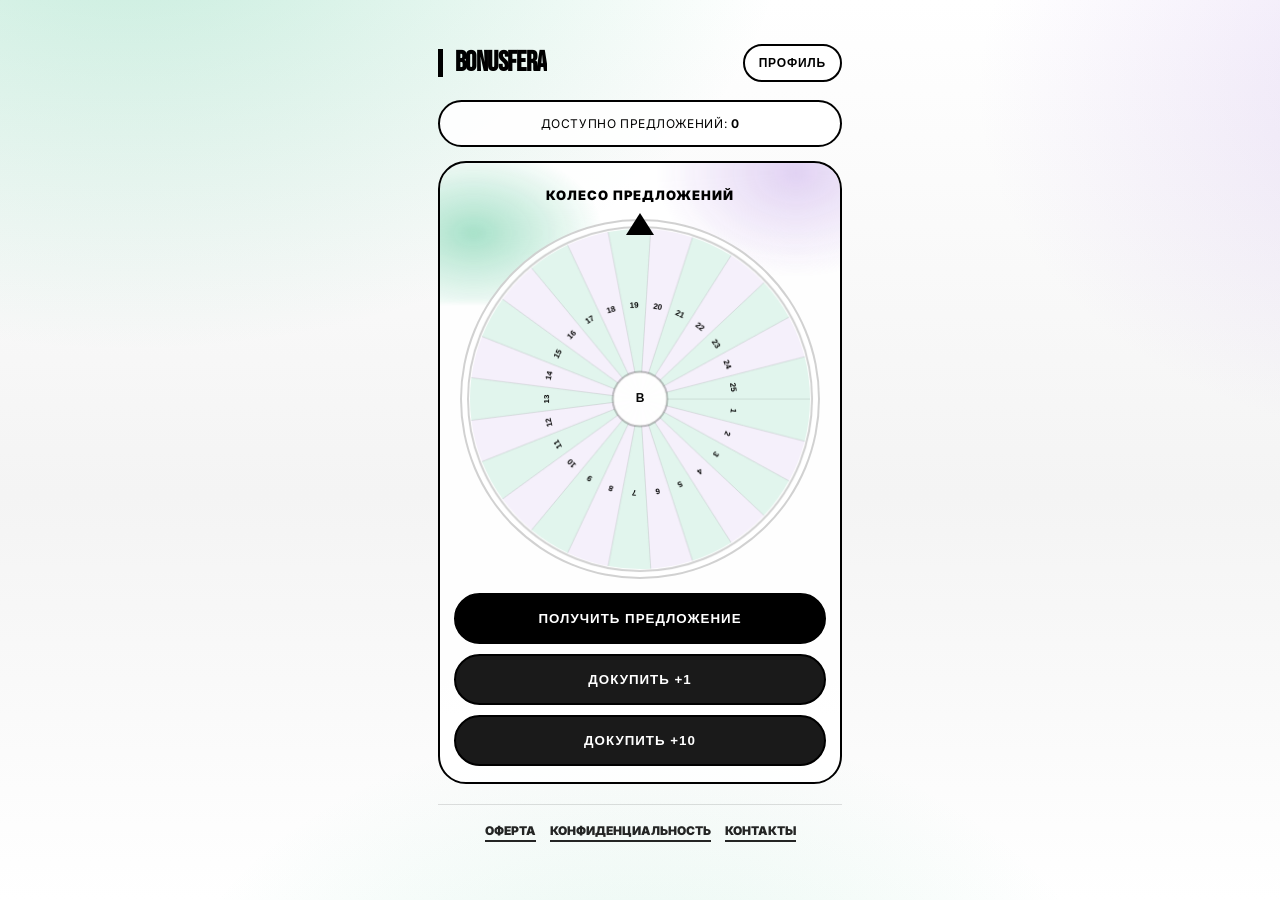
<file: index.html>
<!DOCTYPE html>
<html lang="ru">
<head>
  <meta charset="UTF-8" />
  <meta name="viewport" content="width=device-width, initial-scale=1.0, maximum-scale=1.0, user-scalable=no, viewport-fit=cover"/>
  <title>BonusFera CREO</title>

  <script src="https://telegram.org/js/telegram-web-app.js"></script>
  <link rel="stylesheet" href="style.css?v=2" />
</head>

<body>
  <main class="app">

    <!-- MAIN -->
    <section id="main-screen" class="screen">
      <header class="topbar">
        <div class="name-wrap">
          <h1 id="user-name" class="title">BONUSFERA</h1>
          <button id="admin-trigger" class="admin-hitbox" type="button" aria-label="Admin"></button>
        </div>

        <button id="to-profile" class="chip" type="button">Профиль</button>
      </header>

      <div id="spins-display" class="stat">ДОСТУПНО ПРЕДЛОЖЕНИЙ: <b>3</b></div>

      <!-- Wheel -->
      <div class="card wheel-card">
        <div class="wheel-head">
          <div class="wheel-title">Колесо предложений</div>  
        </div>

        <div class="wheel-wrap">
          <div class="wheel-pointer" aria-hidden="true"></div>
          <canvas id="wheel-canvas" width="640" height="640" aria-label="Колесо"></canvas>
        </div>

        <div id="btn-container" class="stack"></div>
      </div>

      <footer class="footer">
        <nav class="footer__links" aria-label="Документы">
          <a href="offer.html">Оферта</a>
          <a href="privacy.html">Конфиденциальность</a>
          <a href="requisites.html">Контакты</a>
        </nav>
      </footer>
    </section>

    <!-- PROFILE -->
    <section id="profile-screen" class="screen hidden">
      <header class="topbar">
        <button id="back-to-main" class="chip" type="button">Назад</button>
        <h1 class="title">История</h1>
      </header>

      <div id="history-list" class="history"></div>
    </section>

    <!-- MODAL: Offer -->
    <div id="prize-modal" class="modal hidden" role="dialog" aria-modal="true" aria-labelledby="modal-title">
      <div class="modal__content">
        <div class="modal__header">
          <span class="modal__spacer" aria-hidden="true"></span>
          <h2 id="modal-title" class="modal__title">ВАШЕ ПРЕДЛОЖЕНИЕ</h2>
          <button id="close-modal" class="modal__close" type="button" aria-label="Закрыть">×</button>
        </div>

        <div id="modal-icon" class="modal__icon" aria-hidden="true">📌</div>

        <div class="modal__body">
          <div id="modal-prize-name" class="modal__name"></div>
          <div id="modal-validity" class="modal__validity"></div>

          <div id="modal-code-wrapper" class="codebox">
            <span id="modal-promo-code" class="codebox__code"></span>
          </div>

          <button id="modal-action-btn" class="btn" type="button">СКОПИРОВАТЬ</button>
        </div>
      </div>
    </div>

    <!-- Admin modal создаётся скриптом -->
  </main>

  <script src="script.js?v=6"></script>
</body>
</html>
</file>
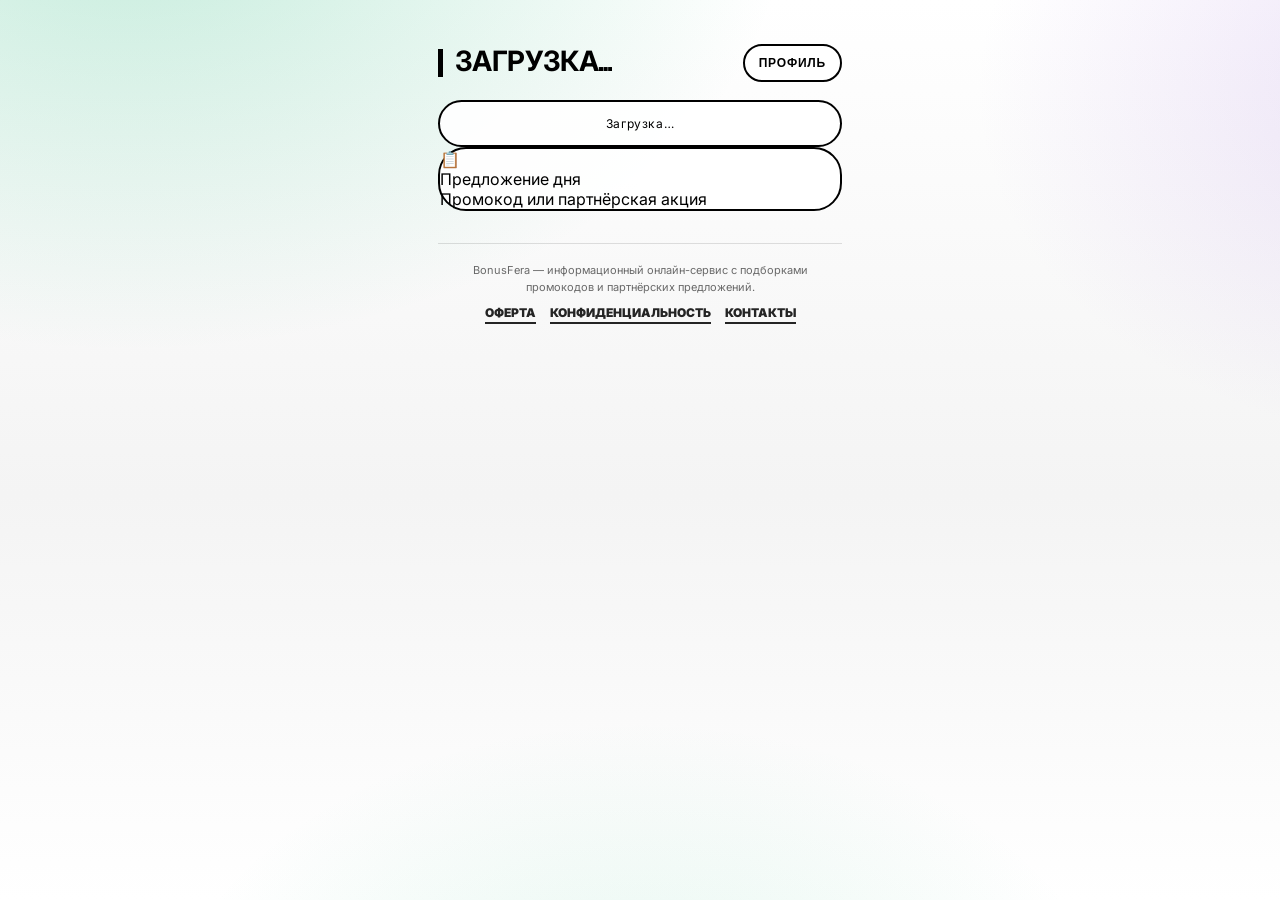
<file: index (72).html>
<!DOCTYPE html>
<html lang="ru">
<head>
  <meta charset="UTF-8" />
  <meta name="viewport" content="width=device-width, initial-scale=1.0, maximum-scale=1.0, user-scalable=no, viewport-fit=cover"/>
  <title>BonusFera</title>

  <script src="https://telegram.org/js/telegram-web-app.js"></script>
  <link rel="stylesheet" href="style.css?v=3" />
</head>

<body>
  <main class="app">

    <!-- MAIN -->
    <section id="main-screen" class="screen">
      <header class="topbar">
        <h1 id="user-name" class="title">Загрузка…</h1>
        <button id="to-profile" class="chip" type="button">Профиль</button>
      </header>

      <div id="spins-display" class="stat">Загрузка…</div>

      <div class="card hero">
        <div class="hero__icon" aria-hidden="true">📋</div>
        <div class="hero__title">Предложение дня</div>
        <div class="hero__subtitle">Промокод или партнёрская акция</div>
      </div>

      <div id="btn-container" class="stack"></div>

      <footer class="footer">
        <p class="footer__text">
          BonusFera — информационный онлайн-сервис с подборками промокодов и партнёрских предложений.
        </p>
        <nav class="footer__links" aria-label="Документы">
          <a href="offer.html">Оферта</a>
          <a href="privacy.html">Конфиденциальность</a>
          <a href="requisites.html">Контакты</a>
        </nav>
      </footer>
    </section>

    <!-- PROFILE -->
    <section id="profile-screen" class="screen hidden">
      <header class="topbar">
        <button id="back-to-main" class="chip" type="button">Назад</button>
        <h1 class="title">История</h1>
      </header>

      <div id="history-list" class="history"></div>
    </section>

    <!-- MODAL -->
    <div id="prize-modal" class="modal hidden" role="dialog" aria-modal="true" aria-labelledby="modal-title">
      <div class="modal__content">

        <div class="modal__header">
          <span class="modal__spacer" aria-hidden="true"></span>
          <h2 id="modal-title" class="modal__title">ВАШЕ ПРЕДЛОЖЕНИЕ</h2>
          <button id="close-modal" class="modal__close" type="button" aria-label="Закрыть">×</button>
        </div>

        <div id="modal-icon" class="modal__icon" aria-hidden="true">📌</div>

        <div class="modal__body">
          <div id="modal-prize-name" class="modal__name"></div>
          <div id="modal-validity" class="modal__validity"></div>

          <div id="modal-code-wrapper" class="codebox">
            <span id="modal-promo-code" class="codebox__code"></span>
          </div>

          <button id="modal-action-btn" class="btn" type="button">ДЕЙСТВИЕ</button>
        </div>
      </div>
    </div>

  </main>

  <script src="script.js?v=15"></script>
</body>
</html>
</file>
<file: style.css>
@import url('https://fonts.googleapis.com/css2?family=Bebas+Neue&family=Inter:wght@400;500;600;700;800;900&display=swap');

:root{
  --bg: #F4F4F4;
  --card: rgba(255,255,255,.92);
  --text: #000;

  --mint: #59C89A;
  --lav: #C6A9E8;

  --line: rgba(0,0,0,.12);
  --line2: rgba(0,0,0,.22);

  --r-xl: 32px;
  --r-lg: 28px;
  --r-md: 18px;

  --maxw: 440px;
  --ease: cubic-bezier(.2,.8,.2,1);
}

*{ box-sizing: border-box; -webkit-tap-highlight-color: transparent; }
html, body{ height: 100%; }

body{
  margin: 0;
  color: var(--text);
  font-family: Inter, system-ui, -apple-system, Segoe UI, Roboto, Arial, sans-serif;

  background:
    radial-gradient(1200px 800px at 10% -10%, rgba(89,200,154,.35), transparent 55%),
    radial-gradient(900px 650px at 115% 10%, rgba(198,169,232,.35), transparent 55%),
    radial-gradient(900px 650px at 50% 120%, rgba(89,200,154,.18), transparent 55%),
    linear-gradient(180deg, #FFFFFF 0%, #F4F4F4 55%, #FFFFFF 100%);

  overflow: hidden;
}

.hidden{ display:none !important; }

.app{ height: 100%; display:flex; justify-content:center; }

.screen{
  width: 100%;
  max-width: var(--maxw);
  height: 100%;
  padding: 34px 18px 26px;
  overflow-y: auto;
}

.topbar{
  display:flex;
  align-items:center;
  justify-content:space-between;
  gap: 12px;
  margin: 10px 0 18px;
}

.title{
  margin:0;
  font-family: "Bebas Neue", Inter, sans-serif;
  font-size: 28px;
  line-height: 1;
  letter-spacing: -0.6px;
  text-transform: uppercase;
  border-left: 5px solid var(--text);
  padding-left: 12px;
  max-width: 260px;
  overflow: hidden;
  text-overflow: ellipsis;
  white-space: nowrap;
}

.chip{
  border-radius: 999px;
  border: 2px solid var(--text);
  background: rgba(255,255,255,.9);
  padding: 10px 14px;
  font-weight: 800;
  font-size: 12px;
  letter-spacing: .8px;
  text-transform: uppercase;
  cursor: pointer;
  transition: transform .15s var(--ease), opacity .2s var(--ease);
}
.chip:active{ transform: scale(.98); opacity: .85; }

.stat{
  border-radius: var(--r-lg);
  border: 2px solid var(--text);
  background: rgba(255,255,255,.92);
  padding: 14px 16px;
  font-size: 12px;
  letter-spacing: .6px;
  text-align: center;
}

.card{
  border-radius: var(--r-lg);
  border: 2px solid var(--text);
  background: var(--card);
}

/* Stack */
.stack{ display:flex; flex-direction: column; gap: 10px; margin-top: 12px; }

/* Buttons */
.btn{
  width: 100%;
  border: 2px solid var(--text);
  border-radius: 999px;
  background: var(--text);
  color: #fff;
  padding: 16px 18px;
  font-weight: 900;
  letter-spacing: 1px;
  text-transform: uppercase;
  cursor: pointer;
  transition: transform .18s var(--ease), opacity .2s var(--ease);
}
.btn:hover{ opacity: .96; }
.btn:active{ transform: scale(.99); opacity: .9; }

.btn--secondary{ background: #1A1A1A; }
.btn--small{ width:auto; padding: 10px 12px; font-size: 12px; letter-spacing: .8px; }

.footer{
  margin-top: 20px;
  padding: 18px 0 6px;
  border-top: 1px solid var(--line);
  text-align:center;
}
.footer__text{
  font-size: 11px;
  color: rgba(0,0,0,.58);
  line-height: 1.5;
  max-width: 360px;
  margin: 0 auto 10px;
}
.footer__links{ display:flex; flex-wrap:wrap; gap: 10px 14px; justify-content:center; }
.footer__links a{
  display:inline-flex;
  max-width:100%;
  font-size: 12px;
  font-weight: 900;
  text-decoration:none;
  text-transform:uppercase;
  color: var(--text);
  border-bottom: 2px solid var(--text);
  padding-bottom: 2px;
  opacity: .85;
  overflow-wrap:anywhere;
}
.footer__links a:active{ opacity: .65; }

/* History */
.history{ margin-top: 6px; display:flex; flex-direction: column; gap: 10px; }
.history-item{
  border-radius: var(--r-md);
  border: 1px solid var(--line);
  background: rgba(255,255,255,.92);
  padding: 14px;
  display:flex;
  align-items:center;
  justify-content:space-between;
  gap: 12px;
}
.history-item__left{ min-width:0; display:flex; flex-direction:column; gap:4px; }
.history-item__title{ font-size: 13px; font-weight: 900; line-height:1.25; overflow-wrap:anywhere; }
.history-item__meta{ font-size: 11px; color: rgba(0,0,0,.6); }
.badge-expired{ font-size: 11px; color: rgba(0,0,0,.5); }

/* Modal */
.modal{
  position: fixed;
  inset: 0;
  background: rgba(0,0,0,.72);
  display:flex;
  align-items:center;
  justify-content:center;
  z-index: 99999;
  backdrop-filter: blur(8px);
  padding: 18px;
}
.modal__content{
  width: min(92vw, 380px);
  border-radius: var(--r-xl);
  border: 2px solid var(--text);
  background: rgba(255,255,255,.96);
  padding: 18px 18px 18px;
}
.modal__header{
  display:grid;
  grid-template-columns: 40px 1fr 40px;
  align-items:center;
  gap: 10px;
  margin-bottom: 6px;
}
.modal__spacer{ width:40px; height:40px; }
.modal__close{
  border: 2px solid var(--text);
  border-radius: 999px;
  width: 40px;
  height: 40px;
  background: rgba(255,255,255,.9);
  font-size: 22px;
  cursor:pointer;
  float:none;
  justify-self:end;
}
.modal__title{
  margin:0;
  text-align:center;
  font-family: "Bebas Neue", Inter, sans-serif;
  font-size: 20px;
  letter-spacing: .6px;
  text-transform: uppercase;
  justify-self:center;
}
.modal__icon{ text-align:center; font-size:62px; margin:10px 0 6px; }
.modal__body{ text-align:center; }
.modal__name{ font-size: 14px; font-weight: 900; overflow-wrap:anywhere; }
.modal__validity{ margin-top: 6px; margin-bottom: 14px; font-size: 12px; color: rgba(0,0,0,.62); overflow-wrap:anywhere; }

.codebox{
  border-radius: 22px;
  border: 2px dashed var(--line2);
  background: #F7F7F7;
  padding: 14px 12px;
  margin-bottom: 16px;
}
.codebox__code{
  font-family: ui-monospace, SFMono-Regular, Menlo, Monaco, Consolas, "Liberation Mono", monospace;
  font-size: 20px;
  font-weight: 900;
  letter-spacing: 1px;
  overflow-wrap:anywhere;
}

/* =========================
   WHEEL (DEMO)
========================= */
.wheel-card{
  margin-top: 14px;
  padding: 16px 14px 16px;
  overflow:hidden;
  position: relative;
}
.wheel-card::before{
  content:"";
  position:absolute;
  inset:-60px -60px auto -60px;
  height: 200px;
  background:
    radial-gradient(180px 120px at 18% 65%, rgba(89,200,154,.55), transparent 72%),
    radial-gradient(190px 140px at 80% 35%, rgba(198,169,232,.55), transparent 74%);
  filter: blur(2px);
  opacity: .95;
}
.wheel-card > *{ position: relative; z-index: 1; }

.wheel-head{ text-align:center; padding: 8px 10px 6px; }
.wheel-title{ font-weight: 900; font-size: 13px; letter-spacing: .9px; text-transform: uppercase; }
.wheel-subtitle{ margin-top: 6px; font-size: 12px; color: rgba(0,0,0,.62); line-height: 1.35; }

.wheel-wrap{
  position: relative;
  width: 100%;
  aspect-ratio: 1 / 1;
  max-width: 360px;
  margin: 10px auto 14px;
}

#wheel-canvas{
  width: 100%;
  height: 100%;
  display:block;
  border-radius: 999px;
  background: rgba(255,255,255,.95);
  border: 2px solid rgba(0,0,0,.18);
}

.wheel-pointer{
  position:absolute;
  top: -6px;
  left: 50%;
  transform: translateX(-50%);
  width: 0; height: 0;
  border-left: 14px solid transparent;
  border-right: 14px solid transparent;
  border-bottom: 22px solid #000;
}

/* =========================
   CREO admin overlay + modal
========================= */
.name-wrap{ position: relative; display: inline-block; max-width: 260px; }
.admin-hitbox{
  position: absolute;
  left: 0;
  top: 0;
  width: 100%;
  height: 44px;
  border: 0;
  background: transparent;
  opacity: 0;
  cursor: pointer;
  z-index: 5;
}

.admin__content{ width: min(92vw, 420px); }
.admin__body{ margin-top: 10px; display:flex; flex-direction:column; gap: 12px; }

.admin__label{
  display:flex;
  flex-direction:column;
  gap: 6px;
  font-weight: 900;
  font-size: 12px;
  letter-spacing: .6px;
  text-transform: uppercase;
  text-align:left;
}

.admin__input{
  width: 100%;
  padding: 12px 14px;
  border-radius: 16px;
  border: 2px solid rgba(0,0,0,.22);
  background: rgba(255,255,255,.95);
  font-weight: 700;
  font-size: 14px;
  outline: none;
}
.admin__input:focus{ border-color: rgba(0,0,0,.55); }

.admin__row{ display:grid; grid-template-columns: 1fr 1fr; gap: 10px; }
.admin__hint{ margin:0; font-size: 11px; line-height:1.5; color: rgba(0,0,0,.62); text-align:center; }

.admin__row2{ display:grid; grid-template-columns: 1fr auto; gap: 10px; align-items:center; }
.btn--small2{ width:auto; padding: 12px 12px; font-size: 12px; letter-spacing: .6px; }
</file>
